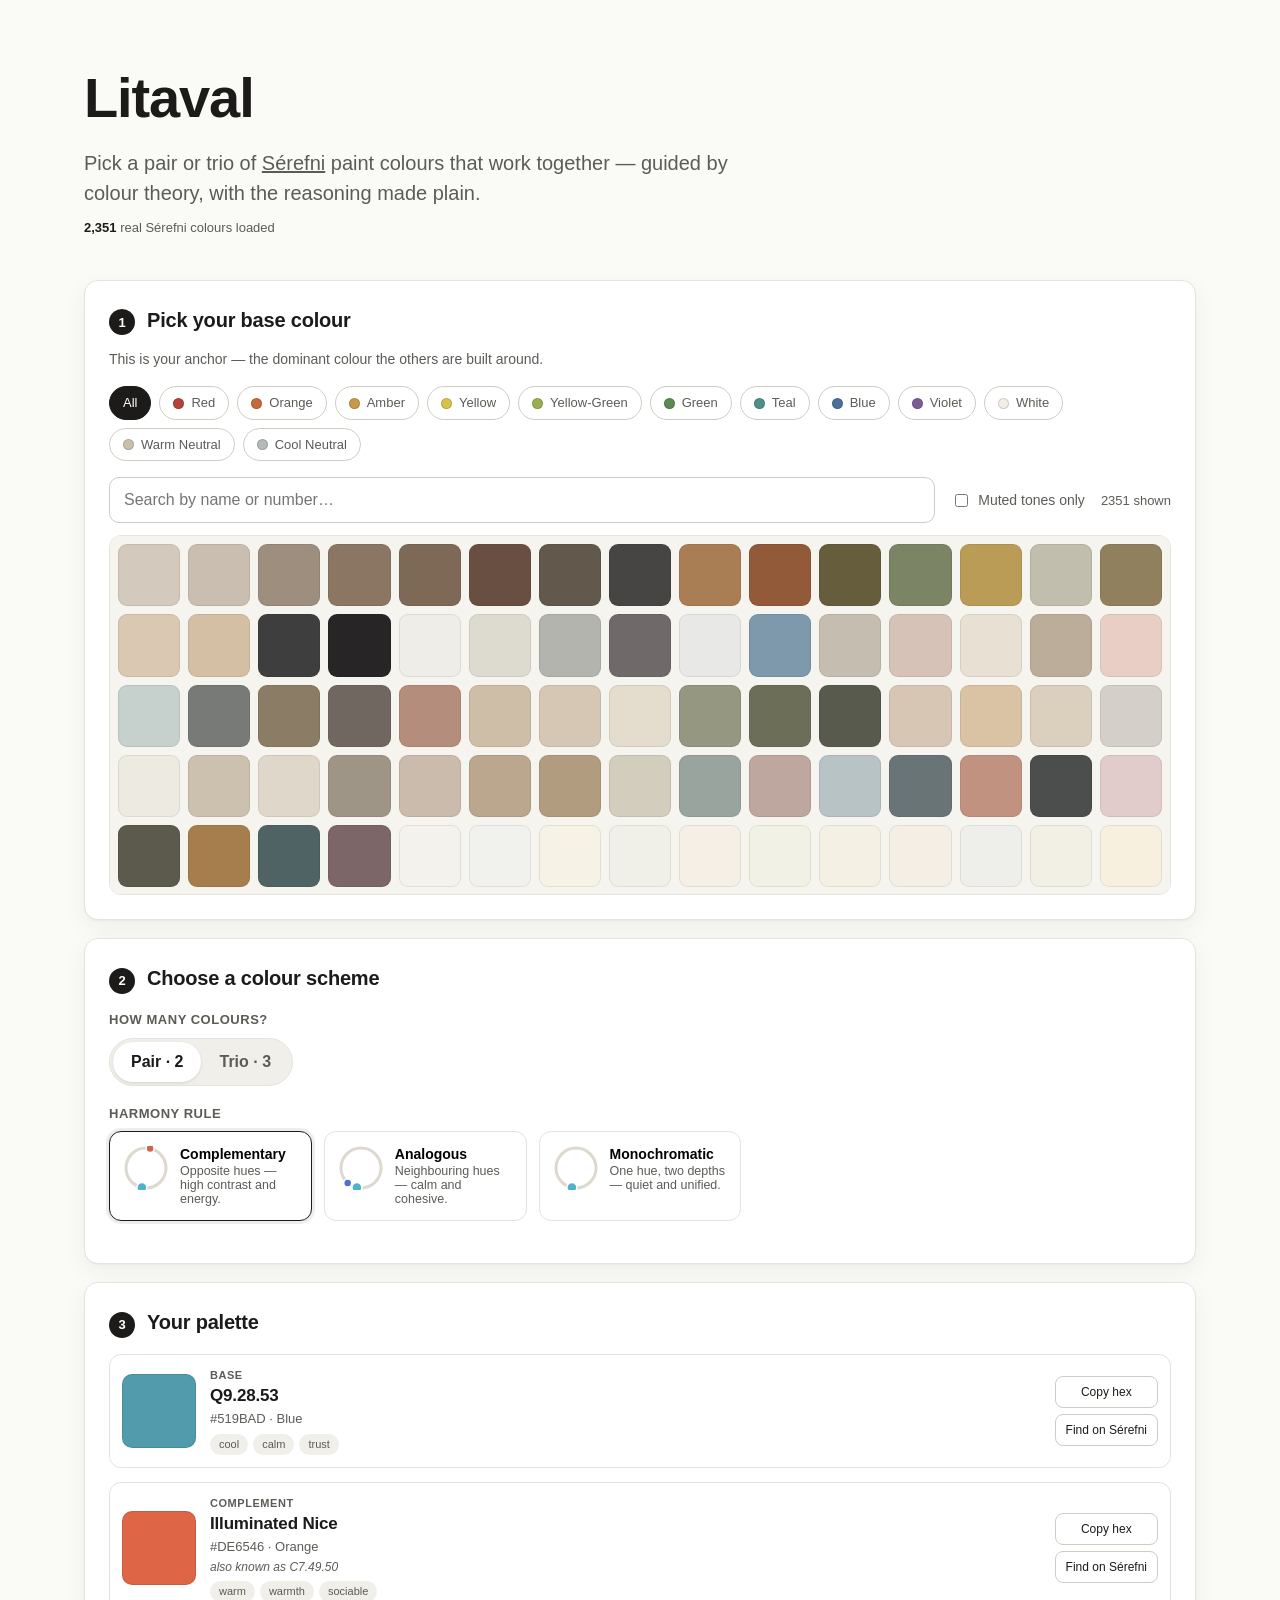
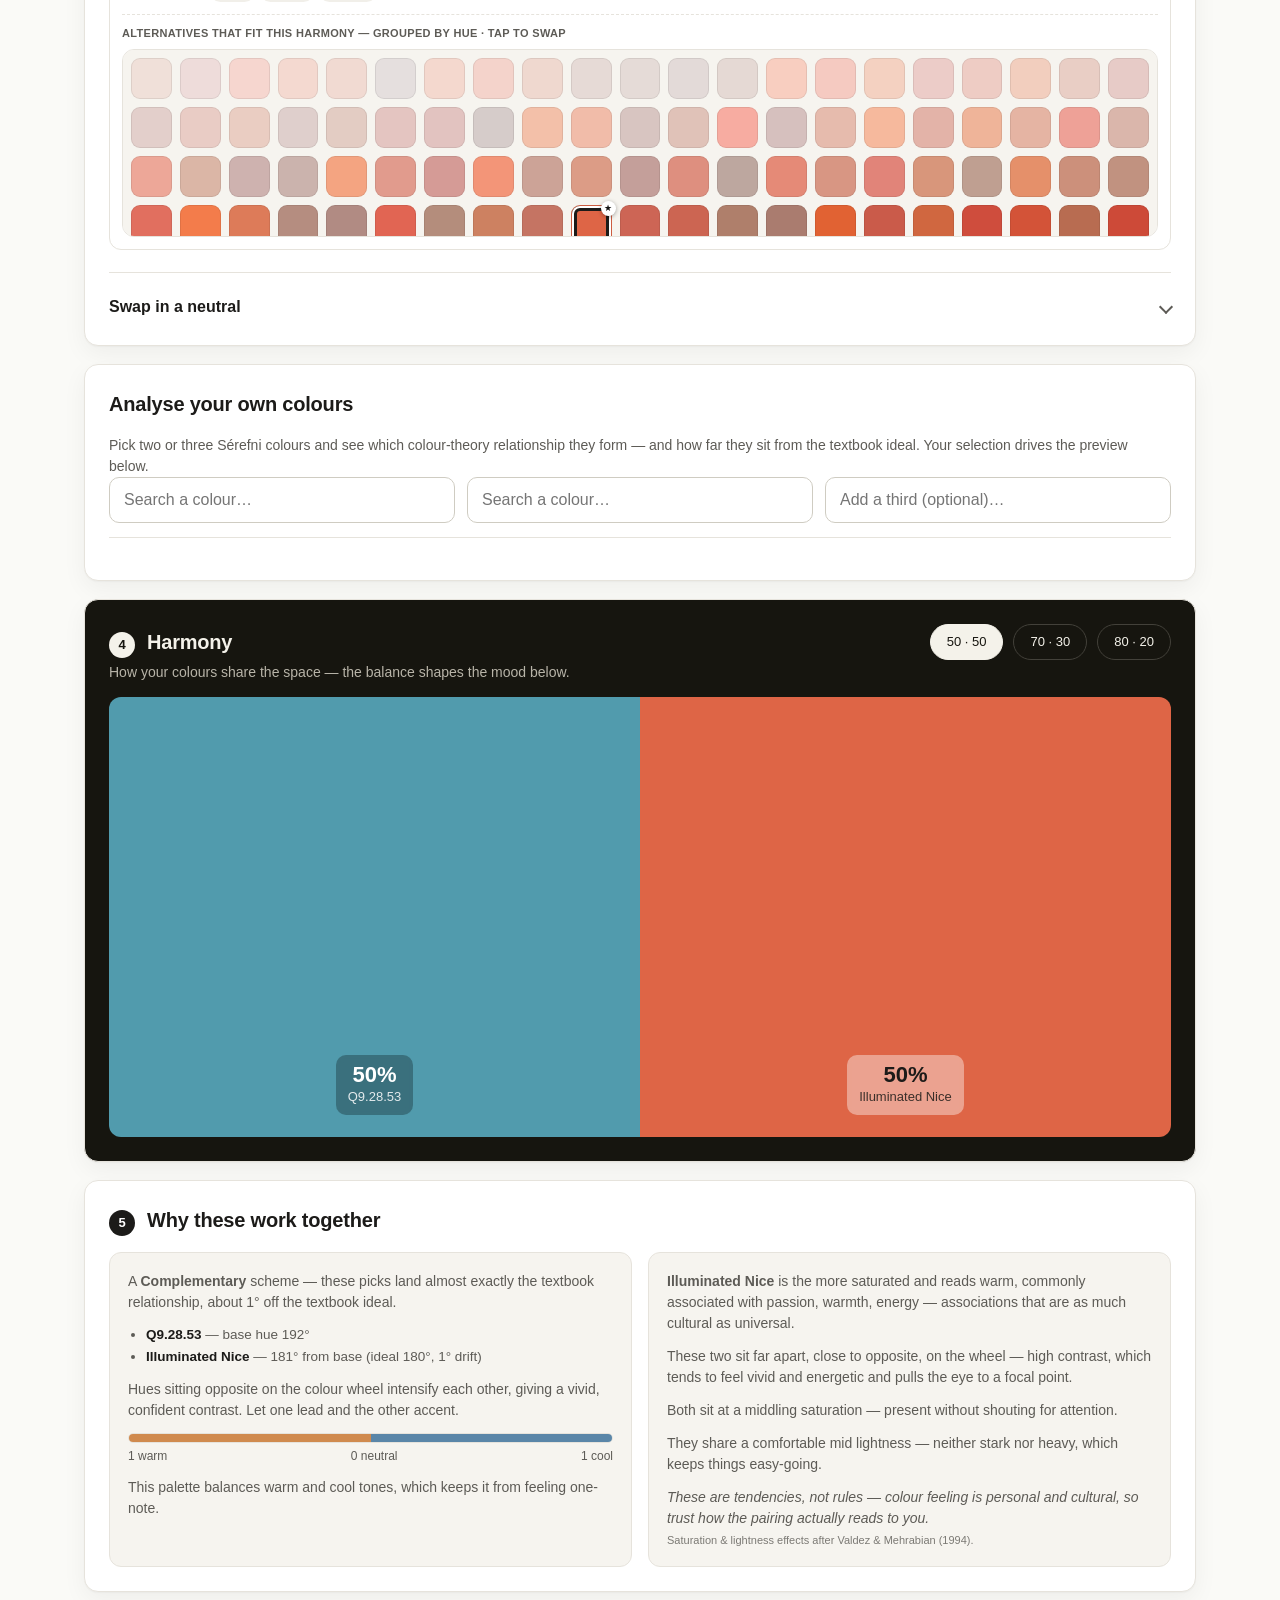
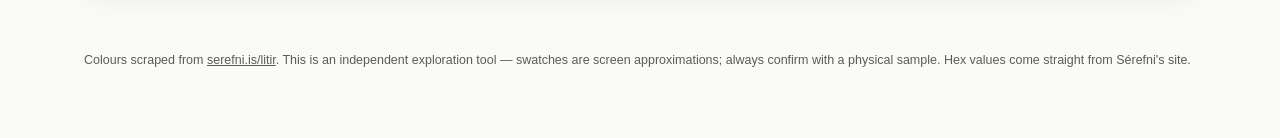
<file: index.html>
<!DOCTYPE html>
<html lang="en">
<head>
<meta charset="utf-8">
<meta name="viewport" content="width=device-width, initial-scale=1">
<title>Litaval — Serefni colour pairing tool</title>
<link rel="preconnect" href="https://serefni.is">
<link rel="stylesheet" href="styles.css?v=21">
</head>
<body>

<header class="hero">
  <div class="wrap">
    <h1>Litaval</h1>
    <p class="lede">Pick a pair or trio of <a href="https://serefni.is/litir/" target="_blank" rel="noopener">Sérefni</a> paint colours that work together — guided by colour theory, with the reasoning made plain.</p>
    <p class="count"><strong id="colorCount">0</strong> real Sérefni colours loaded</p>
  </div>
</header>

<main class="wrap">

  <!-- STEP 1: base colour -->
  <section class="panel" id="basePanel">
    <div class="step"><span class="num">1</span><h2>Pick your base colour</h2>
      <p class="hint">This is your anchor — the dominant colour the others are built around.</p>
    </div>

    <div class="family-chips" id="familyChips"><!-- injected --></div>
    <div class="filters">
      <input type="search" id="search" placeholder="Search by name or number…" autocomplete="off">
      <label class="check"><input type="checkbox" id="mutedOnly"> Muted tones only</label>
      <span class="grid-count" id="gridCount"></span>
    </div>
    <div class="swatch-grid" id="swatchGrid"><!-- injected --></div>
  </section>

  <!-- STEP 2: scheme + harmony -->
  <section class="panel" id="schemePanel">
    <div class="step"><span class="num">2</span><h2>Choose a colour scheme</h2></div>

    <div class="row">
      <div class="field">
        <label>How many colours?</label>
        <div class="seg" id="countToggle" role="tablist" aria-label="Number of colours">
          <button class="seg-btn is-active" data-count="2" role="tab" aria-selected="true">Pair · 2</button>
          <button class="seg-btn" data-count="3" role="tab" aria-selected="false">Trio · 3</button>
        </div>
      </div>
    </div>

    <div class="field">
      <label>Harmony rule</label>
      <div class="harmony-grid" id="harmonyGrid"><!-- chips injected --></div>
    </div>
  </section>

  <!-- STEP 3: result palette -->
  <section class="panel" id="resultPanel" hidden>
    <div class="step"><span class="num">3</span><h2>Your palette</h2></div>
    <div class="palette-tray" id="paletteTray"><!-- slots injected --></div>

    <details class="neutral-picker" id="neutralPicker" hidden>
      <summary class="np-summary"><span>Swap in a neutral</span><span class="np-chevron" aria-hidden="true"></span></summary>
      <div class="np-body">
        <div class="np-head">
          <span class="np-target-label">Replace</span>
          <div class="seg np-target" id="neutralTarget" role="tablist" aria-label="Palette slot to replace"><!-- slot tabs injected --></div>
        </div>
        <p class="hint">Neutrals work alongside any scheme. Pick the slot to replace, then tap a neutral to drop it in.</p>
        <div class="family-chips np-fams" id="neutralFams"><!-- chips injected --></div>
        <div class="swatch-grid np-grid" id="neutralGrid"><!-- neutral swatches injected --></div>
      </div>
    </details>
  </section>

  <!-- OPTIONAL: analyse your own colours -->
  <section class="panel analyze-panel" id="analyzePanel">
    <div class="step"><h2>Analyse your own colours</h2></div>
    <p class="hint">Pick two or three Sérefni colours and see which colour-theory relationship they form — and how far they sit from the textbook ideal. Your selection drives the preview below.</p>
    <div class="analyze-slots" id="analyzeSlots"><!-- search-selects injected --></div>
    <div class="analyze-result" id="analyzeResult" hidden><!-- readout injected --></div>
  </section>

  <!-- STEP 4: preview the harmony in proportion -->
  <section class="panel ratio-section" id="ratioSection" hidden>
    <div class="ratio-head">
      <div class="step"><span class="num">4</span><h2>Harmony</h2></div>
      <div class="ratio-presets" id="ratioPresets"><!-- presets injected --></div>
    </div>
    <p class="hint">How your colours share the space — the balance shapes the mood below.</p>
    <div class="ratio-band" id="ratioBand"><!-- segments injected --></div>
  </section>

  <!-- STEP 5: why it works -->
  <section class="panel" id="whySection" hidden>
    <div class="step"><span class="num">5</span><h2>Why these work together</h2></div>
    <div class="why-grid" id="whyPanel"><!-- injected --></div>
  </section>
</main>

<footer class="wrap site-foot">
  <p>Colours scraped from <a href="https://serefni.is/litir/" target="_blank" rel="noopener">serefni.is/litir</a>. This is an independent exploration tool — swatches are screen approximations; always confirm with a physical sample. Hex values come straight from Sérefni's site.</p>
</footer>

<script src="colors.js?v=21"></script>
<script src="app.js?v=21"></script>
</body>
</html>
</file>
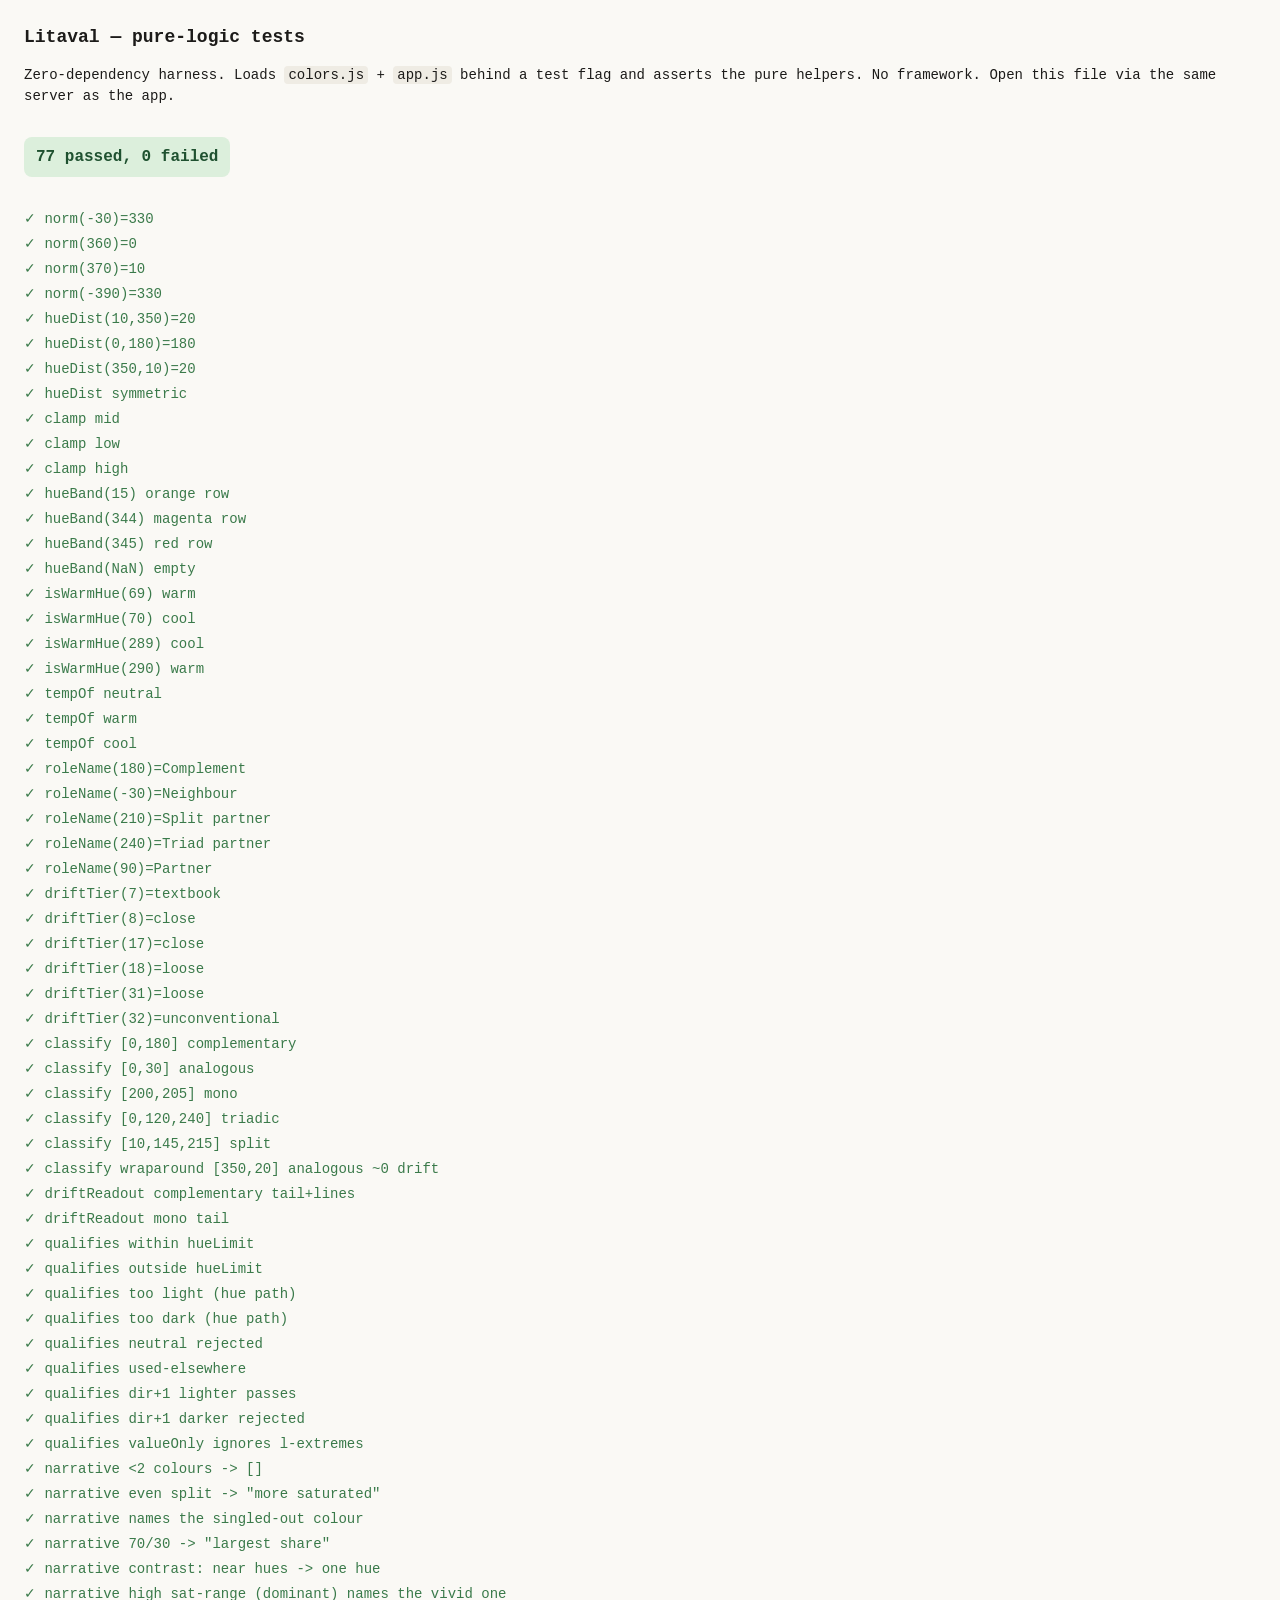
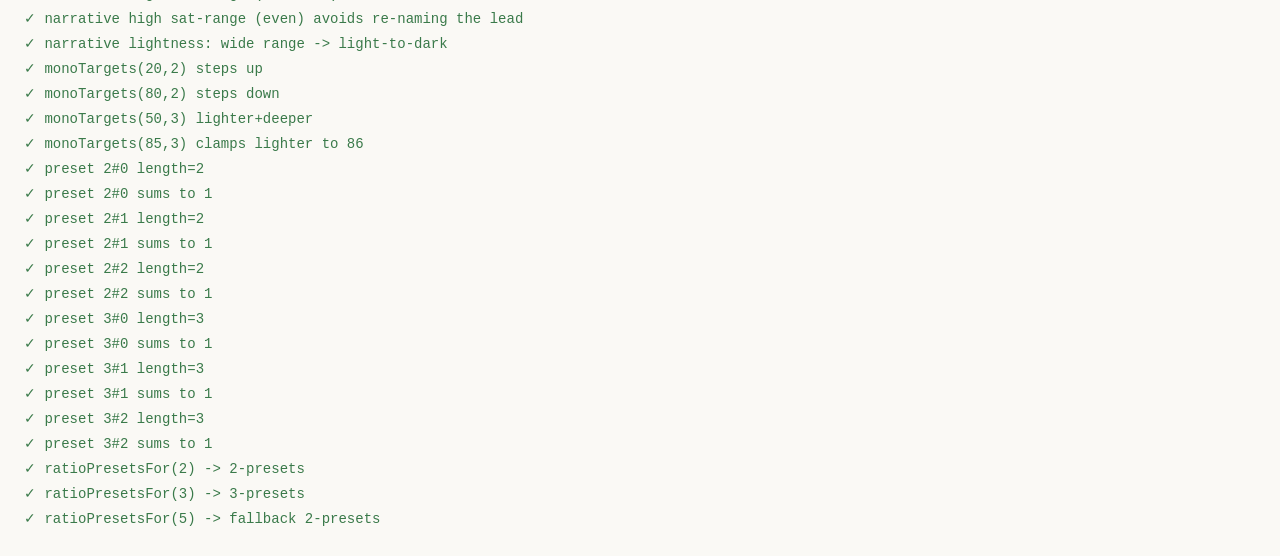
<file: tests.html>
<!DOCTYPE html>
<html lang="en">
<head>
<meta charset="utf-8">
<meta name="viewport" content="width=device-width, initial-scale=1">
<title>Litaval — pure-logic tests</title>
<style>
  body{font:14px/1.5 ui-monospace,SFMono-Regular,Menlo,monospace; margin:24px; color:#1c1b19; background:#faf9f5}
  h1{font-size:18px} #summary{font-size:16px; font-weight:700; padding:8px 12px; border-radius:8px; display:inline-block}
  .ok{background:#dcefdc; color:#1f5130} .bad{background:#f3d6d2; color:#7a2018}
  ul{list-style:none; padding:0} li{padding:2px 0} li.f{color:#7a2018} li.p{color:#3a7a4a}
  code{background:#efece4; padding:1px 4px; border-radius:4px}
</style>
</head>
<body>
<h1>Litaval — pure-logic tests</h1>
<p>Zero-dependency harness. Loads <code>colors.js</code> + <code>app.js</code> behind a test flag and
asserts the pure helpers. No framework. Open this file via the same server as the app.</p>
<p id="summary">running…</p>
<ul id="out"></ul>

<script>
  window.__LITAVAL_TEST__ = true;
  // a top-level guard: whatever happens, the summary must never stay stuck on "running…"
  window.addEventListener('error', e => {
    const s = document.getElementById('summary');
    if (s && s.textContent === 'running…') { s.textContent = 'FAILED: ' + e.message; s.className = 'bad'; }
  });
</script>
<script src="colors.js?v=21"></script>
<script src="app.js?v=21"></script>
<script>
(() => {
  const T = window.__LITAVAL_TEST__;
  const out = document.getElementById('out');
  const summary = document.getElementById('summary');
  let pass = 0, fail = 0;
  const rec = (name, ok, detail) => {
    (ok ? pass++ : fail++);
    const li = document.createElement('li');
    li.className = ok ? 'p' : 'f';
    li.textContent = `${ok ? '✓' : '✗'} ${name}${ok ? '' : ' — ' + detail}`;
    out.appendChild(li);
  };
  // every test is a thunk; a throw inside it is recorded as a failure, never halting the run
  const test = (name, fn) => { try { fn(); rec(name, true, ''); } catch (e) { rec(name, false, e.message || String(e)); } };
  const aeq = (got, want) => { if (JSON.stringify(got) !== JSON.stringify(want)) throw new Error(`got ${JSON.stringify(got)}, want ${JSON.stringify(want)}`); };
  const at  = (cond, detail='assertion false') => { if (!cond) throw new Error(detail); };

  try {
    if (!T || !T.norm) throw new Error('test export not present (is window.__LITAVAL_TEST__ set before app.js?)');

    // --- norm ---
    test('norm(-30)=330', () => aeq(T.norm(-30), 330));
    test('norm(360)=0',  () => aeq(T.norm(360), 0));
    test('norm(370)=10', () => aeq(T.norm(370), 10));
    test('norm(-390)=330', () => aeq(T.norm(-390), 330));

    // --- hueDist ---
    test('hueDist(10,350)=20', () => aeq(T.hueDist(10,350), 20));
    test('hueDist(0,180)=180', () => aeq(T.hueDist(0,180), 180));
    test('hueDist(350,10)=20', () => aeq(T.hueDist(350,10), 20));
    test('hueDist symmetric',  () => at(T.hueDist(33,200) === T.hueDist(200,33)));

    // --- clamp ---
    test('clamp mid',  () => aeq(T.clamp(5,0,10), 5));
    test('clamp low',  () => aeq(T.clamp(-3,0,10), 0));
    test('clamp high', () => aeq(T.clamp(99,0,10), 10));

    // --- hueBand / isWarmHue / tempOf ---
    test('hueBand(15) orange row',  () => aeq(T.hueBand(15).moods, ['enthusiasm','sociability','warmth']));
    test('hueBand(344) magenta row',() => aeq(T.hueBand(344).moods, ['creativity','sensitivity','playfulness']));
    test('hueBand(345) red row',    () => aeq(T.hueBand(345).moods, ['passion','warmth','energy']));
    test('hueBand(NaN) empty',      () => aeq(T.hueBand(NaN).moods, []));
    test('isWarmHue(69) warm',  () => at(T.isWarmHue(69) === true));
    test('isWarmHue(70) cool',  () => at(T.isWarmHue(70) === false));
    test('isWarmHue(289) cool', () => at(T.isWarmHue(289) === false));
    test('isWarmHue(290) warm', () => at(T.isWarmHue(290) === true));
    test('tempOf neutral', () => aeq(T.tempOf({h:0,s:5,l:50}), 'neutral'));
    test('tempOf warm',    () => aeq(T.tempOf({h:30,s:60,l:50}), 'warm'));
    test('tempOf cool',    () => aeq(T.tempOf({h:200,s:60,l:50}), 'cool'));

    // --- roleName ---
    test('roleName(180)=Complement',    () => aeq(T.roleName(180), 'Complement'));
    test('roleName(-30)=Neighbour',     () => aeq(T.roleName(-30), 'Neighbour'));
    test('roleName(210)=Split partner', () => aeq(T.roleName(210), 'Split partner'));
    test('roleName(240)=Triad partner', () => aeq(T.roleName(240), 'Triad partner'));
    test('roleName(90)=Partner',        () => aeq(T.roleName(90), 'Partner'));

    // --- driftTier thresholds ---
    test('driftTier(7)=textbook',        () => aeq(T.driftTier(7).label, 'textbook'));
    test('driftTier(8)=close',           () => aeq(T.driftTier(8).label, 'close'));
    test('driftTier(17)=close',          () => aeq(T.driftTier(17).label, 'close'));
    test('driftTier(18)=loose',          () => aeq(T.driftTier(18).label, 'loose'));
    test('driftTier(31)=loose',          () => aeq(T.driftTier(31).label, 'loose'));
    test('driftTier(32)=unconventional', () => aeq(T.driftTier(32).label, 'unconventional'));

    // --- classifyScheme ---
    const C = (...hs) => hs.map(h => ({h, s:60, l:50}));
    test('classify [0,180] complementary', () => aeq(T.classifyScheme(C(0,180)).scheme.id, 'complementary'));
    test('classify [0,30] analogous',      () => aeq(T.classifyScheme(C(0,30)).scheme.id, 'analogous'));
    test('classify [200,205] mono',        () => aeq(T.classifyScheme(C(200,205)).scheme.id, 'mono'));
    test('classify [0,120,240] triadic',   () => aeq(T.classifyScheme(C(0,120,240)).scheme.id, 'triadic'));
    test('classify [10,145,215] split',    () => aeq(T.classifyScheme(C(10,145,215)).scheme.id, 'split'));
    test('classify wraparound [350,20] analogous ~0 drift', () => {
      const cl = T.classifyScheme(C(350,20));
      at(cl.scheme.id === 'analogous' && cl.avg < 1, `id=${cl.scheme.id} avg=${cl.avg}`);
    });

    // --- driftReadout (the app's most prominent computed text) ---
    test('driftReadout complementary tail+lines', () => {
      const cl = T.classifyScheme(C(0,180));
      const r = T.driftReadout(cl, C(0,180));
      at(/about 0° off the textbook ideal/.test(r.tail), `tail=${r.tail}`);
      aeq(r.lines.length, 2);
    });
    test('driftReadout mono tail', () => {
      const cols = C(200,205);
      const r = T.driftReadout(T.classifyScheme(cols), cols);
      at(/within \d+° of one hue/.test(r.tail), `tail=${r.tail}`);
    });

    // --- qualifies ---
    const base = {h:0, s:60, l:50, hex:'#base', name:'base', neutral:false};
    const axHue = {valueOnly:false, centerHue:0, hueLimit:30, minBase:0};
    const mk = (h,l,extra={}) => ({h, l, s:60, hex:'#'+h+'-'+l, name:'c'+h+l, neutral:false, ...extra});
    test('qualifies within hueLimit',     () => at(T.qualifies(mk(20,50), axHue, base, new Set(), null) === true));
    test('qualifies outside hueLimit',    () => at(T.qualifies(mk(50,50), axHue, base, new Set(), null) === false));
    test('qualifies too light (hue path)',() => at(T.qualifies(mk(10,95), axHue, base, new Set(), null) === false));
    test('qualifies too dark (hue path)', () => at(T.qualifies(mk(10,5),  axHue, base, new Set(), null) === false));
    test('qualifies neutral rejected',    () => at(T.qualifies(mk(10,50,{neutral:true}), axHue, base, new Set(), null) === false));
    test('qualifies used-elsewhere',      () => at(T.qualifies({...mk(10,50), hex:'#dup'}, axHue, base, new Set(['#dup']), null) === false));
    const axDir = {valueOnly:true, centerHue:0, hueLimit:20, dir:1};
    test('qualifies dir+1 lighter passes',() => at(T.qualifies(mk(2,60), axDir, base, new Set(), null) === true));
    test('qualifies dir+1 darker rejected',()=> at(T.qualifies(mk(2,40), axDir, base, new Set(), null) === false));
    // intended asymmetry: the valueOnly (mono) path deliberately skips the l<12/l>90 extremes guard
    test('qualifies valueOnly ignores l-extremes', () => at(T.qualifies(mk(2,95), axDir, base, new Set(), null) === true));

    // --- paletteNarrative ---
    test('narrative <2 colours -> []', () => aeq(T.paletteNarrative([{h:0,s:50,l:50}], [1]), []));
    test('narrative even split -> "more saturated"', () => {
      const s = T.paletteNarrative([{h:30,s:80,l:50},{h:210,s:40,l:50}], [0.5,0.5]);
      at(/more saturated/.test(s[0]) && !/largest share/.test(s[0]), s[0]);
    });
    test('narrative names the singled-out colour', () => {
      const s = T.paletteNarrative([{h:30,s:80,l:50,name:'Sunset'},{h:210,s:40,l:50,name:'Slate'}], [0.5,0.5]);
      at(/Sunset/.test(s[0]), s[0]);   // the more-saturated colour is named, not "the most saturated colour"
    });
    test('narrative 70/30 -> "largest share"', () => {
      const s = T.paletteNarrative([{h:30,s:80,l:50},{h:210,s:40,l:50}], [0.7,0.3]);
      at(/largest share/.test(s[0]), s[0]);
    });
    test('narrative contrast: near hues -> one hue', () => {
      const s = T.paletteNarrative([{h:200,s:60,l:50},{h:205,s:60,l:50}], [0.5,0.5]);
      at(/share essentially one hue/.test(s[1]), s[1]);
    });
    test('narrative high sat-range (dominant) names the vivid one', () => {
      const s = T.paletteNarrative([{h:30,s:40,l:50,name:'Ash'},{h:210,s:90,l:50,name:'Cobalt'}], [0.7,0.3]);
      at(/far more saturated/.test(s[2]) && /Cobalt/.test(s[2]), s[2]);
    });
    test('narrative high sat-range (even) avoids re-naming the lead', () => {
      const s = T.paletteNarrative([{h:30,s:90,l:50,name:'Marigold'},{h:210,s:20,l:50,name:'Mist'}], [0.5,0.5]);
      at(/much softer/.test(s[2]) && !/Marigold/.test(s[2]), s[2]);   // named once (sentence 1), not twice
    });
    test('narrative lightness: wide range -> light-to-dark', () => {
      const s = T.paletteNarrative([{h:30,s:60,l:85},{h:210,s:60,l:25}], [0.5,0.5]);
      at(/light-to-dark range/.test(s[3]), s[3]);
    });

    // --- monoTargets ---
    test('monoTargets(20,2) steps up',  () => { const d=T.monoTargets(20,2); aeq([d[0][0],d[0][2]], [50,1]); });
    test('monoTargets(80,2) steps down',() => { const d=T.monoTargets(80,2); aeq([d[0][0],d[0][2]], [50,-1]); });
    test('monoTargets(50,3) lighter+deeper', () => aeq(T.monoTargets(50,3), [[80,'Lighter',1],[20,'Deeper',-1]]));
    test('monoTargets(85,3) clamps lighter to 86', () => aeq(T.monoTargets(85,3)[0][0], 86));

    // --- ratio presets ---
    for (const n of [2,3]) {
      T.RATIO_PRESETS[n].forEach((p,i) => {
        test(`preset ${n}#${i} length=${n}`, () => aeq(p.r.length, n));
        test(`preset ${n}#${i} sums to 1`,  () => at(Math.abs(p.r.reduce((a,b)=>a+b,0) - 1) < 1e-9, `sum=${p.r.reduce((a,b)=>a+b,0)}`));
      });
    }
    test('ratioPresetsFor(2) -> 2-presets', () => at(T.ratioPresetsFor(2) === T.RATIO_PRESETS[2]));
    test('ratioPresetsFor(3) -> 3-presets', () => at(T.ratioPresetsFor(3) === T.RATIO_PRESETS[3]));
    test('ratioPresetsFor(5) -> fallback 2-presets', () => at(T.ratioPresetsFor(5) === T.RATIO_PRESETS[2]));

  } catch (suiteErr) {
    rec('SUITE CRASHED before completing', false, suiteErr.message || String(suiteErr));
  }

  summary.textContent = `${pass} passed, ${fail} failed`;
  summary.className = fail === 0 ? 'ok' : 'bad';
})();
</script>
</body>
</html>
</file>
<file: styles.css>
:root{
  --bg:#fafaf7; --panel:#ffffff; --ink:#1c1b19; --ink-soft:#5d5b56;
  --line:#e6e3dc; --line-strong:#cfccc2; --accent:#1c1b19;
  --radius:14px; --shadow:0 1px 2px rgba(0,0,0,.04),0 8px 24px rgba(0,0,0,.05);
  --font:-apple-system,BlinkMacSystemFont,"Segoe UI",Roboto,Helvetica,Arial,sans-serif;
}
*{box-sizing:border-box}
html,body{margin:0}
body{
  background:var(--bg); color:var(--ink); font-family:var(--font);
  line-height:1.5; -webkit-font-smoothing:antialiased;
}
a{color:inherit}
.wrap{max-width:1160px; margin:0 auto; padding:0 24px}

/* hero */
.hero{padding:56px 0 24px}
.hero h1{font-size:clamp(34px,6vw,56px); letter-spacing:-.02em; margin:0 0 8px; font-weight:680}
.lede{font-size:clamp(16px,2vw,20px); color:var(--ink-soft); max-width:60ch; margin:0 0 10px}
.count{font-size:13px; color:var(--ink-soft); margin:0}
.count strong{color:var(--ink)}

/* panels */
.panel{
  background:var(--panel); border:1px solid var(--line); border-radius:var(--radius);
  box-shadow:var(--shadow); padding:24px; margin:18px 0;
}
.step{display:flex; align-items:baseline; gap:12px; flex-wrap:wrap; margin-bottom:16px}
.step h2{font-size:20px; margin:0; letter-spacing:-.01em}
.step .num{
  flex:0 0 auto; width:26px; height:26px; border-radius:50%; background:var(--ink); color:#fff;
  font-size:13px; font-weight:600; display:grid; place-items:center;
}
.hint{color:var(--ink-soft); font-size:14px; margin:2px 0 0; flex-basis:100%}
.field{margin:0 0 18px}
.field>label{display:block; font-size:13px; font-weight:600; text-transform:uppercase; letter-spacing:.04em; color:var(--ink-soft); margin-bottom:8px}

/* segmented toggle */
.seg{display:inline-flex; background:#f1efe9; border:1px solid var(--line); border-radius:999px; padding:3px}
.seg-btn{
  border:0; background:transparent; font:inherit; font-weight:560; padding:8px 18px; border-radius:999px;
  cursor:pointer; color:var(--ink-soft);
}
.seg-btn.is-active{background:var(--panel); color:var(--ink); box-shadow:0 1px 3px rgba(0,0,0,.12)}

/* harmony chips */
.harmony-grid{display:grid; grid-template-columns:repeat(auto-fill,minmax(190px,1fr)); gap:12px}
.harmony-card{
  text-align:left; border:1.5px solid var(--line); background:var(--panel); border-radius:12px;
  padding:14px; cursor:pointer; display:flex; gap:12px; align-items:flex-start; transition:border-color .15s,box-shadow .15s;
}
.harmony-card:hover{border-color:var(--line-strong)}
.harmony-card.is-active{border-color:var(--ink); box-shadow:0 0 0 3px rgba(28,27,25,.08)}
.harmony-card .wheel{flex:0 0 auto}
.harmony-card .h-text{min-width:0; flex:1}
.harmony-card .h-name{display:block; font-weight:620; font-size:14px; overflow-wrap:break-word}
.harmony-card .h-desc{display:block; font-size:12.5px; color:var(--ink-soft); margin-top:2px; overflow-wrap:break-word}

/* filters */
.filters{display:flex; align-items:center; gap:16px; flex-wrap:wrap; margin-bottom:12px}
#search{
  flex:1 1 240px; min-width:200px; font:inherit; padding:10px 14px; border:1px solid var(--line-strong);
  border-radius:10px; background:#fff;
}
.check{display:flex; align-items:center; gap:7px; font-size:14px; color:var(--ink-soft); cursor:pointer}
.grid-count{font-size:13px; color:var(--ink-soft); margin-left:auto}
.family-chips{display:flex; flex-wrap:wrap; gap:8px; margin-bottom:16px}
.fchip{
  border:1px solid var(--line-strong); background:#fff; border-radius:999px; padding:6px 13px;
  font:inherit; font-size:13px; cursor:pointer; display:inline-flex; align-items:center; gap:7px; color:var(--ink-soft);
}
.fchip .dot{width:11px; height:11px; border-radius:50%; border:1px solid rgba(0,0,0,.15)}
.fchip.is-active{background:var(--ink); color:#fff; border-color:var(--ink)}

/* swatch grid */
.swatch-grid{
  display:grid; grid-template-columns:repeat(auto-fill,minmax(58px,1fr)); gap:8px;
  max-height:360px; overflow-x:hidden; overflow-y:auto; padding:8px; border:1px solid var(--line); border-radius:12px; background:#f6f4ef;
}
.swatch{
  aspect-ratio:1; border-radius:9px; border:1px solid rgba(0,0,0,.08); cursor:pointer; position:relative;
  background-size:cover; background-position:center; transition:transform .1s;
}
.swatch:hover{transform:scale(1.07); z-index:2; box-shadow:0 4px 12px rgba(0,0,0,.18)}
.swatch.is-base,.swatch.is-sel{box-shadow:inset 0 0 0 2px #fff, inset 0 0 0 5px var(--ink); z-index:3}
/* the textbook/default pick keeps a star badge so it stays findable after swaps */
.swatch.is-best::after{
  content:"★"; position:absolute; top:-5px; right:-5px; z-index:4;
  width:15px; height:15px; border-radius:50%; background:#fff; color:#111;
  font-size:9px; line-height:15px; text-align:center;
  box-shadow:0 1px 4px rgba(0,0,0,.35); pointer-events:none;
}
/* shared tooltip lives on <body> so the scrolling swatch grid can't clip it */
#floatTip{
  position:fixed; z-index:999; pointer-events:none; opacity:0; transition:opacity .12s;
  background:var(--ink); color:#fff; font-size:11px; line-height:1.4; padding:5px 9px; border-radius:7px;
  max-width:280px; white-space:normal; box-shadow:0 4px 14px rgba(0,0,0,.25);
}
#floatTip.show{opacity:1}

/* result layout */
/* neutral picker (within Step 3) — collapsible */
.neutral-picker{margin-top:22px; padding-top:20px; border-top:1px solid var(--line)}
.np-summary{
  list-style:none; cursor:pointer; display:flex; align-items:center; justify-content:space-between;
  gap:12px; font-size:16px; font-weight:640; padding:2px 0;
}
.np-summary::-webkit-details-marker{display:none}
.np-chevron{flex:0 0 auto; width:10px; height:10px; border-right:2px solid var(--ink-soft); border-bottom:2px solid var(--ink-soft); transform:rotate(45deg); transition:transform .18s}
.neutral-picker[open] .np-chevron{transform:rotate(-135deg)}
.np-body{margin-top:16px}
.np-head{display:flex; align-items:center; gap:12px; flex-wrap:wrap}
.np-target-label{font-size:11px; font-weight:600; text-transform:uppercase; letter-spacing:.04em; color:var(--ink-soft)}
.np-fams{margin-top:4px}

.palette-tray{display:grid; grid-template-columns:1fr 1fr; gap:14px}
.slot.wide{grid-column:1 / -1}
@media(max-width:560px){.palette-tray{grid-template-columns:1fr} .slot.wide{grid-column:auto}}
.slot{
  display:flex; flex-direction:column; gap:12px; border:1px solid var(--line); border-radius:12px; padding:12px; background:#fff;
}
.slot-main{display:flex; gap:14px; align-items:center}
.alts{padding-top:10px; border-top:1px dashed var(--line)}
.alts-label{display:block; font-size:11px; font-weight:600; text-transform:uppercase; letter-spacing:.03em; color:var(--ink-soft); margin-bottom:8px}
/* alternatives reuse the standard swatch-grid component; shorter so inline slots stay compact */
.alt-grid{max-height:188px; grid-template-columns:repeat(auto-fill,minmax(40px,1fr))}
.slot .chip-big{
  width:74px; height:74px; flex:0 0 auto; border-radius:10px; border:1px solid rgba(0,0,0,.1);
  background-size:cover; background-position:center;
}
.slot .meta{flex:1; min-width:0}
.slot .role{font-size:11px; font-weight:700; text-transform:uppercase; letter-spacing:.05em; color:var(--ink-soft)}
.slot .nm{font-size:17px; font-weight:620; letter-spacing:-.01em}
.slot .sub{font-size:13px; color:var(--ink-soft)}
.slot .aka{font-size:12px; color:var(--ink-soft); font-style:italic; margin-top:3px; line-height:1.35}
.slot .tags{display:flex; flex-wrap:wrap; gap:5px; margin-top:6px}
.tag{font-size:11px; background:#f1efe9; border-radius:999px; padding:2px 9px; color:var(--ink-soft)}
.slot .acts{display:flex; flex-direction:column; gap:6px; flex:0 0 auto}
.slot .acts button, .slot .acts a{
  font:inherit; font-size:12px; border:1px solid var(--line-strong); background:#fff; border-radius:8px;
  padding:6px 10px; cursor:pointer; text-decoration:none; color:var(--ink); text-align:center; white-space:nowrap;
}
.slot .acts button:hover{background:#f1efe9}

/* why panel */
.why-grid{display:grid; grid-template-columns:1fr 1fr; gap:16px}
@media(max-width:680px){.why-grid{grid-template-columns:1fr}}
.why-cell{background:#f6f4ef; border:1px solid var(--line); border-radius:12px; padding:18px}
.why-cell p{font-size:14px; color:var(--ink-soft); margin:0 0 12px}
.why-cell p:last-child{margin-bottom:0}
.why-cell .balance{display:flex; height:10px; border-radius:999px; overflow:hidden; border:1px solid var(--line); margin:6px 0 4px}
.why-cell .balance i{display:block; height:100%}
.why-cell .balance-label{font-size:12px; color:var(--ink-soft); display:flex; justify-content:space-between}

/* analyse-your-own-colours panel */
.analyze-slots{display:grid; grid-template-columns:repeat(auto-fit,minmax(220px,1fr)); gap:12px; margin-bottom:14px}
.aslot{position:relative; min-width:0}
.asearch{
  width:100%; font:inherit; padding:10px 14px; border:1px solid var(--line-strong);
  border-radius:10px; background:#fff;
}
.aresults{
  position:absolute; top:calc(100% + 4px); left:0; right:0; z-index:20; max-height:280px; overflow-y:auto;
  background:#fff; border:1px solid var(--line-strong); border-radius:10px; box-shadow:var(--shadow); padding:5px;
}
.ares{
  display:flex; align-items:center; gap:10px; width:100%; text-align:left; border:0; background:transparent;
  font:inherit; padding:7px 8px; border-radius:8px; cursor:pointer;
}
.ares:hover{background:#f1efe9}
.ares-sw{flex:0 0 auto; width:22px; height:22px; border-radius:6px; border:1px solid rgba(0,0,0,.12)}
.ares-nm{flex:1; min-width:0; font-size:14px; overflow:hidden; text-overflow:ellipsis; white-space:nowrap}
.ares-hex{flex:0 0 auto; font-size:12px; color:var(--ink-soft)}
.ares-empty{padding:10px; font-size:14px; color:var(--ink-soft)}
.achip{
  display:flex; align-items:center; gap:10px; width:100%; text-align:left; cursor:pointer;
  border:1px solid var(--line-strong); background:#fff; border-radius:10px; padding:9px 12px; font:inherit;
}
.achip:hover{background:#faf8f3}
.achip:hover .achip-x{color:var(--ink)}
.achip-sw{flex:0 0 auto; width:34px; height:34px; border-radius:8px; border:1px solid rgba(0,0,0,.12)}
.achip-meta{flex:1; min-width:0; display:flex; flex-direction:column}
.achip-nm{font-size:14px; font-weight:600; overflow:hidden; text-overflow:ellipsis; white-space:nowrap}
.achip-hex{font-size:12px; color:var(--ink-soft); overflow:hidden; text-overflow:ellipsis; white-space:nowrap}
.achip-x{flex:0 0 auto; font-size:13px; color:var(--ink-soft); transition:color .12s}
.analyze-result{display:flex; gap:18px; align-items:flex-start; flex-wrap:wrap; margin-top:4px; padding-top:18px; border-top:1px solid var(--line)}
.ares-wheel{flex:0 0 auto}
.awheel{display:block}
.ares-text{flex:1; min-width:240px}
.ares-verdict{font-size:15px; margin:0 0 10px}
.ares-lines{margin:0 0 12px; padding-left:18px; font-size:13.5px; color:var(--ink-soft)}
.ares-lines li{margin:2px 0}
.ares-lines strong{color:var(--ink)}
.mood-caveat{font-size:12px; font-style:italic; color:var(--ink-soft); margin:14px 0 0}
.mood-caveat .src{display:block; font-style:normal; font-size:11px; opacity:.8; margin-top:3px}

/* preview-harmony band — contained dark showcase card */
.ratio-section{background:#16150f; color:#f4f2ea}
.ratio-section .num{background:#f4f2ea; color:#16150f}
.ratio-section .hint{color:#b8b4a8}
.ratio-head{display:flex; align-items:center; justify-content:space-between; gap:16px; flex-wrap:wrap}
.ratio-head .step{margin-bottom:0}
.ratio-presets{display:flex; gap:10px; margin:0}
.ratio-presets button{
  font:inherit; font-size:13px; background:transparent; color:#f4f2ea; border:1px solid #43413a;
  border-radius:999px; padding:7px 16px; cursor:pointer;
}
.ratio-presets button:hover{background:#26241c}
.ratio-presets button.is-active{background:#f4f2ea; color:#16150f; border-color:#f4f2ea}
.ratio-band{display:flex; width:100%; height:min(56vh,440px); border-radius:12px; overflow:hidden; position:relative; margin-top:14px}
.rseg{position:relative; height:100%; display:flex; align-items:flex-end; justify-content:center; overflow:hidden; min-width:0}
.rseg .rlabel{
  margin-bottom:22px; background:rgba(0,0,0,.32); backdrop-filter:blur(3px); color:#fff; padding:8px 12px;
  border-radius:10px; text-align:center; font-size:13px; max-width:90%;
}
.rseg .rlabel .pct{font-size:22px; font-weight:680; display:block; line-height:1.1}
.rseg .rlabel .rn{opacity:.85}

/* mobile / portrait: flip the proportion band to vertical (stacked) */
@media(max-width:640px){
  .ratio-band{flex-direction:column; height:min(70vh,520px)}
  .rseg{width:100%; height:auto; align-items:center}
  .rseg .rlabel{margin-bottom:0}
}

.site-foot{padding:28px 24px 56px; font-size:12.5px; color:var(--ink-soft); max-width:1160px}
.site-foot a{color:var(--ink-soft)}

.empty-hint{grid-column:1/-1; text-align:center; color:var(--ink-soft); font-size:14px; padding:24px 12px}
</file>
